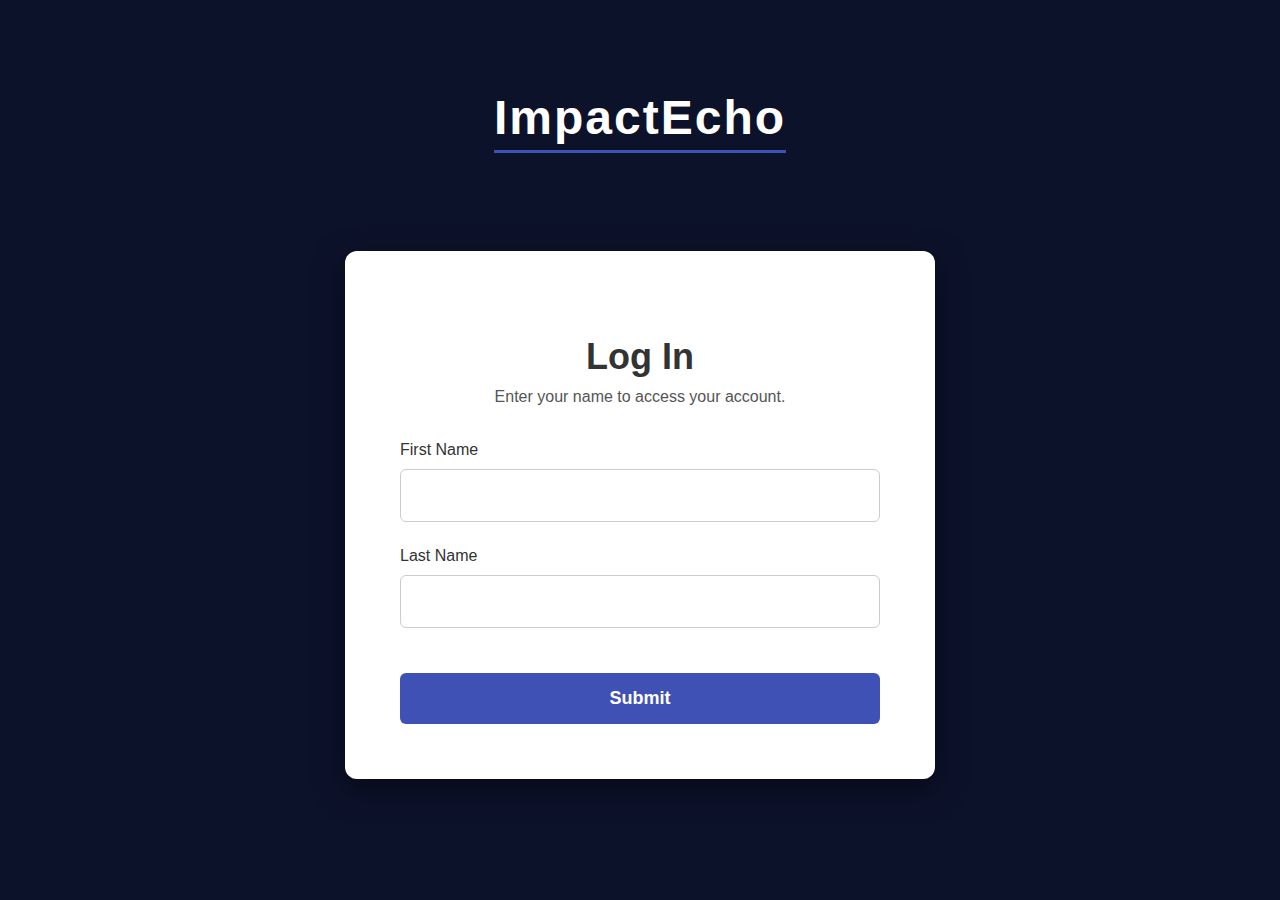
<file: index.html>
<!DOCTYPE html>
<html lang="en">
<head>
    <meta charset="UTF-8">
    <meta name="viewport" content="width=device-width, initial-scale=1.0">
    <title>ImpactEcho Login</title>
    <link rel="stylesheet" href="style.css">
</head>
<body>
    <div class="header">
        <span class="logo">ImpactEcho</span> 
    </div>
    
    <div class="form-container">
        <h2>Log In</h2>
        <p class="subtitle">Enter your name to access your account.</p>

        <form action="/login" method="POST">
            
            <div class="form-group">
                <label for="first_name">First Name</label>
                <input type="text" id="first_name" name="first_name" required>
            </div>
            
            <div class="form-group">
                <label for="last_name">Last Name</label>
                <input type="text" id="last_name" name="last_name" required>
            </div>

            <button type="submit" class="submit-button">Submit</button>
        </form>

        </div>
</body>
</html>
</file>
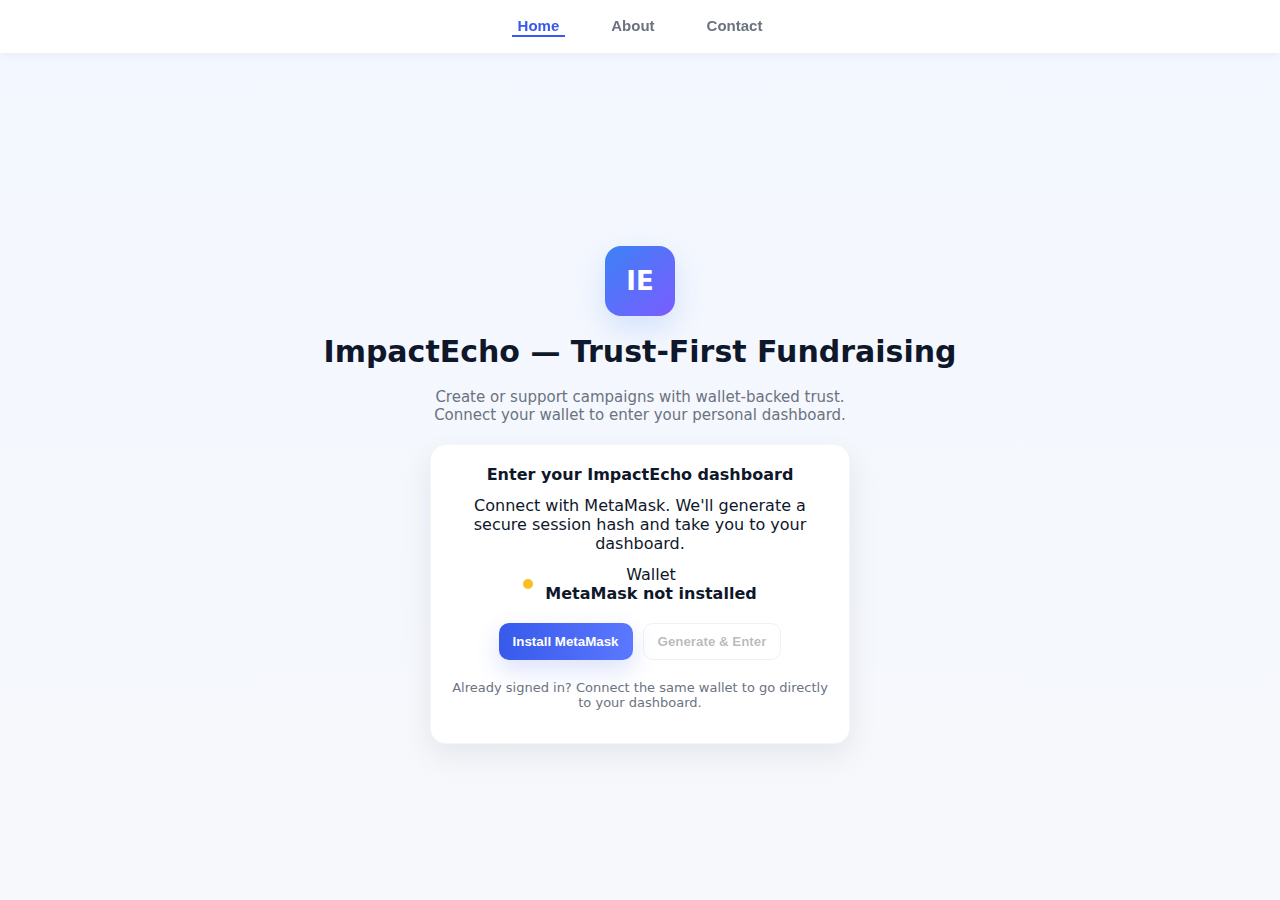
<file: templates/index.html>
<!doctype html>
<html lang="en">
<head>
<meta charset="utf-8" />
<meta name="viewport" content="width=device-width,initial-scale=1" />
<title>ImpactEcho — Trust-First Fundraising</title>
<link rel="icon" href="data:image/svg+xml,%3Csvg xmlns='http://www.w3.org/2000/svg' viewBox='0 0 100 100'%3E%3Ctext y='0.9em' font-size='90'%3E🔊%3C/text%3E%3C/svg%3E">
<style>
  :root{
    --bg: #f6f8fb;
    --card: #ffffff;
    --muted: #6b7280;
    --primary: #375aeb;
    --accent: #e9f0ff;
    --radius: 14px;
    --shadow: 0 10px 30px rgba(17,24,39,0.08);
  }
  *{box-sizing:border-box;}
  html,body{height:100%;margin:0;font-family:Inter,system-ui,Segoe UI,Roboto,-apple-system,Arial;}
  body{
    background: linear-gradient(180deg,#f3f7ff 0%,var(--bg) 100%);
    color:#0f172a;
    display:flex;
    flex-direction:column;
    align-items:center;
    justify-content:center;
    min-height:100vh;
    -webkit-font-smoothing:antialiased;
  }

  /* Navbar */
  nav{
    position:fixed;top:0;left:0;width:100%;
    background:var(--card);
    box-shadow:0 2px 10px rgba(0,0,0,0.05);
    display:flex;justify-content:center;gap:40px;
    padding:16px 0;z-index:50;
  }
  nav button{
    background:none;border:none;cursor:pointer;
    font-weight:700;font-size:15px;color:var(--muted);
    transition:color 0.2s, border-bottom 0.2s;
    border-bottom:2px solid transparent;
  }
  nav button.active{
    color:var(--primary);
    border-bottom:2px solid var(--primary);
  }

  /* Layout */
  main{
    margin-top:90px;
    width:100%;
    display:flex;
    justify-content:center;
    align-items:center;
  }

  .page{
    display:none;
    width:100%;
    max-width:1100px;
    margin:0 auto;
    padding:28px;
    flex-direction:column;
    align-items:center;
    justify-content:center;
    text-align:center;
    gap:20px;
    animation:fadeIn 0.4s ease;
  }
  .page.active{
    display:flex;
  }

  @keyframes fadeIn{
    from{opacity:0;transform:translateY(10px);}
    to{opacity:1;transform:translateY(0);}
  }

  h1{margin:0;font-size:30px;line-height:1.05;}
  p.lead{margin:0;color:var(--muted);font-size:15px;}

  /* Card */
  .card{
    width:420px;background:var(--card);border-radius:16px;padding:20px;box-shadow:var(--shadow);
    border:1px solid rgba(13,18,32,0.04);
    display:flex;flex-direction:column;gap:12px;
  }

  .title{font-weight:800;font-size:16px;}
  .wallet-info{display:flex;align-items:center;gap:12px;justify-content:center;}
  .dot{width:10px;height:10px;border-radius:50%;background:#F87171;}
  .addr{font-weight:700;}

  .cta{margin-top:8px;display:flex;gap:10px;justify-content:center;}
  .btn{
    border:0;padding:10px 14px;border-radius:10px;font-weight:800;cursor:pointer;
  }
  .btn.primary{background:linear-gradient(90deg,var(--primary),#5b78ff);color:white;box-shadow:0 10px 24px rgba(55,90,235,0.18);}
  .btn.ghost{background:transparent;border:1px solid rgba(13,18,32,0.06);}
  .footnote{font-size:13px;color:var(--muted);margin-top:8px;}

  @media(max-width:920px){
    .card{width:100%;}
  }
</style>
</head>
<body>

<!-- Navbar -->
<nav>
  <button id="tab-home" class="active">Home</button>
  <button id="tab-about">About</button>
  <button id="tab-contact">Contact</button>
</nav>

<main>
  <!-- HOME PAGE -->
  <section id="home" class="page active">
    <div class="logo" style="width:70px;height:70px;border-radius:16px;background:linear-gradient(135deg,#3b82f6,#7c5cff);display:flex;align-items:center;justify-content:center;color:white;font-weight:900;font-size:26px;box-shadow:0 12px 30px rgba(59,130,246,0.18)">IE</div>
    <h1>ImpactEcho — Trust-First Fundraising</h1>
    <p class="lead">Create or support campaigns with wallet-backed trust.<br>Connect your wallet to enter your personal dashboard.</p>

    <aside class="card" aria-label="Connect wallet">
      <div class="title">Enter your ImpactEcho dashboard</div>
      <div class="small-muted">Connect with MetaMask. We'll generate a secure session hash and take you to your dashboard.</div>

      <div class="wallet-info" role="status" aria-live="polite">
        <div class="dot" id="statusDot" title="connection status"></div>
        <div>
          <div class="small-muted">Wallet</div>
          <div id="walletAddr" class="addr">Not connected</div>
        </div>
      </div>

      <div class="cta">
        <button id="connectBtn" class="btn primary">Connect MetaMask</button>
        <button id="generateBtn" class="btn ghost" disabled>Generate & Enter</button>
      </div>

      <p class="footnote">Already signed in? Connect the same wallet to go directly to your dashboard.</p>
    </aside>
  </section>

  <!-- ABOUT PAGE -->
  <section id="about" class="page">
    <h1>About ImpactEcho</h1>
    <p class="lead">ImpactEcho is a decentralized, trust-driven fundraising platform.<br>
      We verify fundraisers via blockchain-linked identities and track every donation transparently.<br><br>
      Unlike traditional crowdfunding, our focus is on <strong>who is fundraising</strong>, not just who receives funds.
      Each donor and fundraiser interaction is secured via cryptographic session hashes to ensure accountability and traceability.</p>
  </section>

  <!-- CONTACT PAGE -->
  <section id="contact" class="page">
    <h1>Contact Us</h1>
    <p class="lead">Have a question or partnership idea?<br>Reach out to us:</p>
    <p><strong>Email:</strong> hello@impactecho.org<br>
       <strong>Twitter:</strong> @ImpactEcho<br>
       <strong>Location:</strong> Bengaluru, India</p>
  </section>
</main>

<script>
/* ---- TAB SWITCHING ---- */
const tabs = {
  home: document.getElementById('home'),
  about: document.getElementById('about'),
  contact: document.getElementById('contact')
};
const navButtons = {
  home: document.getElementById('tab-home'),
  about: document.getElementById('tab-about'),
  contact: document.getElementById('tab-contact')
};
Object.keys(navButtons).forEach(tab=>{
  navButtons[tab].addEventListener('click',()=>{
    Object.keys(tabs).forEach(t=>{
      tabs[t].classList.remove('active');
      navButtons[t].classList.remove('active');
    });
    tabs[tab].classList.add('active');
    navButtons[tab].classList.add('active');
  });
});

/* ---- MetaMask + Hash Logic ---- */
function shortAddr(addr){return addr?addr.slice(0,6)+'…'+addr.slice(-4):'Not connected';}
function toHex(buffer){return Array.from(new Uint8Array(buffer)).map(b=>b.toString(16).padStart(2,'0')).join('');}
async function sha256Hex(str){const data=new TextEncoder().encode(str);const hash=await crypto.subtle.digest('SHA-256',data);return toHex(hash);}

const connectBtn=document.getElementById('connectBtn');
const generateBtn=document.getElementById('generateBtn');
const walletAddrEl=document.getElementById('walletAddr');
const statusDot=document.getElementById('statusDot');

let currentAccount=null;

async function metamaskAvailable(){return Boolean(window.ethereum && window.ethereum.isMetaMask);}
async function connectWallet(){
  if(!await metamaskAvailable()){
    if(confirm('MetaMask not detected. Install MetaMask?')) window.open('https://metamask.io/download.html','_blank');
    return;
  }
  try{
    const accts=await window.ethereum.request({method:'eth_requestAccounts'});
    handleAccountsChanged(accts);
  }catch(e){alert('Failed to connect: '+(e.message||e));}
}
function handleAccountsChanged(accounts){
  if(!accounts||!accounts.length){
    currentAccount=null;
    walletAddrEl.textContent='Not connected';
    statusDot.style.background='#F87171';
    generateBtn.disabled=true;
  }else{
    currentAccount=accounts[0];
    walletAddrEl.textContent=shortAddr(currentAccount);
    statusDot.style.background='#34D399';
    generateBtn.disabled=false;
  }
}
if(window.ethereum){
  window.ethereum.on?.('accountsChanged',handleAccountsChanged);
  window.ethereum.on?.('chainChanged',()=>location.reload());
}

async function generateSessionHash(){
  if(!currentAccount){alert('Connect MetaMask first.');return;}
  const ts=new Date().toISOString();
  const nonce=crypto.getRandomValues(new Uint32Array(3)).join('-');
  const payload=`${currentAccount}|${ts}|${nonce}`;
  const hash=await sha256Hex(payload);
  return {hash,address:currentAccount,timestamp:ts,nonce};
}

generateBtn.addEventListener('click', async () => {
  if(!currentAccount) return alert('Connect MetaMask first.');
  generateBtn.disabled=true;
  generateBtn.textContent='Generating…';
  try{
    const obj = await generateSessionHash();
    const res = await fetch('/api/store-hash', {
      method:'POST',
      headers:{'Content-Type':'application/json'},
      body:JSON.stringify(obj)
    });
    if(!res.ok) throw new Error('Failed to store hash');
    location.href = `/dashboard.html?hash=${encodeURIComponent(obj.hash)}`;
  }catch(e){
    alert('Failed: '+(e.message||e));
  }finally{
    generateBtn.disabled=false;
    generateBtn.textContent='Generate & Enter';
  }
});

connectBtn.addEventListener('click',connectWallet);

(async function init(){
  if(await metamaskAvailable()){
    try{
      const accts=await window.ethereum.request({method:'eth_accounts'});
      if(accts?.length) handleAccountsChanged(accts);
    }catch{}
  }else{
    statusDot.style.background='#FBBF24';
    walletAddrEl.textContent='MetaMask not installed';
    connectBtn.textContent='Install MetaMask';
    connectBtn.addEventListener('click',()=>window.open('https://metamask.io/download.html','_blank'));
  }
})();
</script>
</body>
</html>
</file>
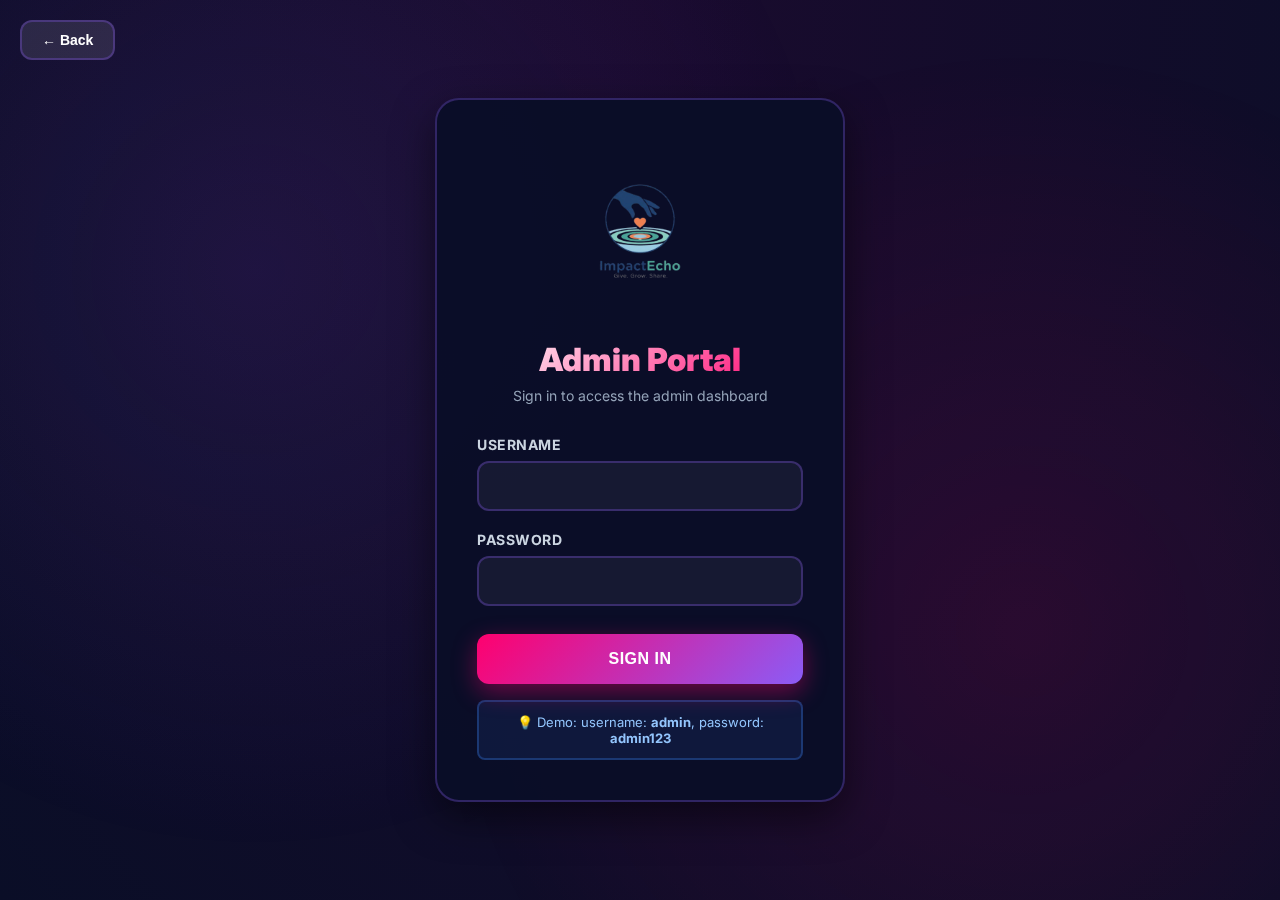
<file: templates/admin_login.html>
<!doctype html>
<html lang="en">
<head>
  <meta charset="utf-8" />
  <meta name="viewport" content="width=device-width,initial-scale=1" />
  <title>ImpactEcho — Admin Login</title>
  <link href="https://fonts.googleapis.com/css2?family=Inter:wght@300;400;600;800&display=swap" rel="stylesheet">
  <style>
    :root{
      --bg-dark:#0a0e27;
      --bg-purple:#1a0b2e;
      --neon-pink:#ff006e;
      --neon-blue:#00d4ff;
      --neon-purple:#8b5cf6;
      --radius:24px;
    }
    *{margin:0;padding:0;box-sizing:border-box;}
    body{
      font-family:"Inter",sans-serif;
      min-height:100vh;
      display:flex;
      align-items:center;
      justify-content:center;
      background:radial-gradient(ellipse at top,var(--bg-purple) 0%,var(--bg-dark) 100%);
      background-attachment:fixed;
      color:#ffffff;
      position:relative;
    }
    body::before{
      content:'';
      position:fixed;
      top:0;left:0;width:100%;height:100%;
      background:radial-gradient(circle at 20% 30%,rgba(139,92,246,0.12) 0%,transparent 50%),
                 radial-gradient(circle at 80% 70%,rgba(255,0,110,0.12) 0%,transparent 50%);
      pointer-events:none;
      z-index:0;
      opacity:0.9;
    }
    .container{
      position:relative;
      z-index:1;
      width:100%;
      max-width:450px;
      padding:20px;
      animation:fadeIn 0.8s ease;
    }
    @keyframes fadeIn{
      from{opacity:0;transform:translateY(20px);}
      to{opacity:1;transform:translateY(0);}
    }
    .back-btn{
      position:absolute;
      top:20px;
      left:20px;
      background:rgba(255,255,255,0.1);
      border:2px solid rgba(139,92,246,0.3);
      border-radius:12px;
      padding:10px 20px;
      color:white;
      font-size:14px;
      font-weight:600;
      cursor:pointer;
      transition:all 0.2s ease;
      z-index:100;
    }
    .back-btn:hover{
      background:rgba(139,92,246,0.2);
      transform:translateX(-4px);
    }
    .card{
      background:rgba(10,14,39,0.95);
      border-radius:var(--radius);
      padding:40px;
      border:2px solid rgba(139,92,246,0.3);
      box-shadow:0 15px 40px rgba(0,0,0,0.5);
    }
    .logo{
      font-size:48px;
      text-align:center;
      margin-bottom:16px;
    }
    h1{
      font-size:32px;
      font-weight:900;
      margin-bottom:8px;
      text-align:center;
      background:linear-gradient(135deg,#ffffff 0%,var(--neon-pink) 100%);
      -webkit-background-clip:text;
      -webkit-text-fill-color:transparent;
      background-clip:text;
    }
    .subtitle{
      text-align:center;
      color:#94a3b8;
      margin-bottom:32px;
      font-size:14px;
    }
    label{
      display:block;
      font-size:14px;
      font-weight:700;
      color:#cbd5e1;
      margin-bottom:8px;
      text-transform:uppercase;
      letter-spacing:0.5px;
    }
    input{
      width:100%;
      padding:14px 18px;
      border-radius:12px;
      border:2px solid rgba(139,92,246,0.3);
      background:rgba(255,255,255,0.05);
      color:white;
      font-size:16px;
      margin-bottom:20px;
      transition:all 0.2s ease;
    }
    input:focus{
      outline:none;
      border-color:var(--neon-purple);
      background:rgba(255,255,255,0.08);
      box-shadow:0 0 20px rgba(139,92,246,0.3);
    }
    .btn{
      width:100%;
      background:linear-gradient(135deg,var(--neon-pink) 0%,var(--neon-purple) 100%);
      color:white;
      border:none;
      border-radius:12px;
      padding:16px;
      font-size:16px;
      font-weight:700;
      cursor:pointer;
      transition:all 0.2s ease;
      text-transform:uppercase;
      letter-spacing:0.5px;
      box-shadow:0 8px 25px rgba(255,0,110,0.4);
      margin-top:8px;
    }
    .btn:hover{
      transform:translateY(-2px);
      box-shadow:0 12px 35px rgba(255,0,110,0.6);
    }
    .btn:active{
      transform:translateY(0);
    }
    .btn:disabled{
      opacity:0.5;
      cursor:not-allowed;
      transform:none;
    }
    .error{
      background:rgba(239,68,68,0.1);
      border:2px solid rgba(239,68,68,0.3);
      color:#fca5a5;
      padding:12px;
      border-radius:8px;
      margin-top:16px;
      font-size:14px;
      display:none;
    }
    .error.show{
      display:block;
      animation:shake 0.4s ease;
    }
    @keyframes shake{
      0%,100%{transform:translateX(0);}
      25%{transform:translateX(-10px);}
      75%{transform:translateX(10px);}
    }
    .credentials-hint{
      background:rgba(59,130,246,0.1);
      border:2px solid rgba(59,130,246,0.3);
      color:#93c5fd;
      padding:12px;
      border-radius:8px;
      margin-top:16px;
      font-size:13px;
      text-align:center;
    }
  </style>
</head>
<body>
  <button class="back-btn" onclick="window.location.href='/'">← Back</button>
  
  <div class="container">
    <div class="card">
      <img src="/static/logo.png" alt="ImpactEcho Logo" style="width:180px;height:180px;object-fit:contain;margin:0 auto 20px;display:block;">
      <h1>Admin Portal</h1>
      <p class="subtitle">Sign in to access the admin dashboard</p>
      
      <form id="loginForm">
        <label for="username">Username</label>
        <input type="text" id="username" name="username" required autocomplete="username" />
        
        <label for="password">Password</label>
        <input type="password" id="password" name="password" required autocomplete="current-password" />
        
        <button type="submit" class="btn" id="loginBtn">Sign In</button>
      </form>
      
      <div class="error" id="errorMsg"></div>
      
      <div class="credentials-hint">
        💡 Demo: username: <strong>admin</strong>, password: <strong>admin123</strong>
      </div>
    </div>
  </div>

  <script>
    const form = document.getElementById('loginForm');
    const loginBtn = document.getElementById('loginBtn');
    const errorMsg = document.getElementById('errorMsg');

    form.addEventListener('submit', async (e) => {
      e.preventDefault();
      
      const username = document.getElementById('username').value;
      const password = document.getElementById('password').value;
      
      // Disable button
      loginBtn.disabled = true;
      loginBtn.textContent = 'Signing in...';
      errorMsg.classList.remove('show');
      
      try {
        const response = await fetch('/admin-auth', {
          method: 'POST',
          headers: { 'Content-Type': 'application/json' },
          body: JSON.stringify({ username, password })
        });
        
        const data = await response.json();
        
        if (data.success) {
          loginBtn.textContent = '✓ Success!';
          setTimeout(() => {
            window.location.href = data.redirect;
          }, 500);
        } else {
          errorMsg.textContent = data.error || 'Invalid credentials';
          errorMsg.classList.add('show');
          loginBtn.disabled = false;
          loginBtn.textContent = 'Sign In';
        }
      } catch (error) {
        errorMsg.textContent = 'Connection error. Please try again.';
        errorMsg.classList.add('show');
        loginBtn.disabled = false;
        loginBtn.textContent = 'Sign In';
      }
    });
  </script>
</body>
</html>
</file>
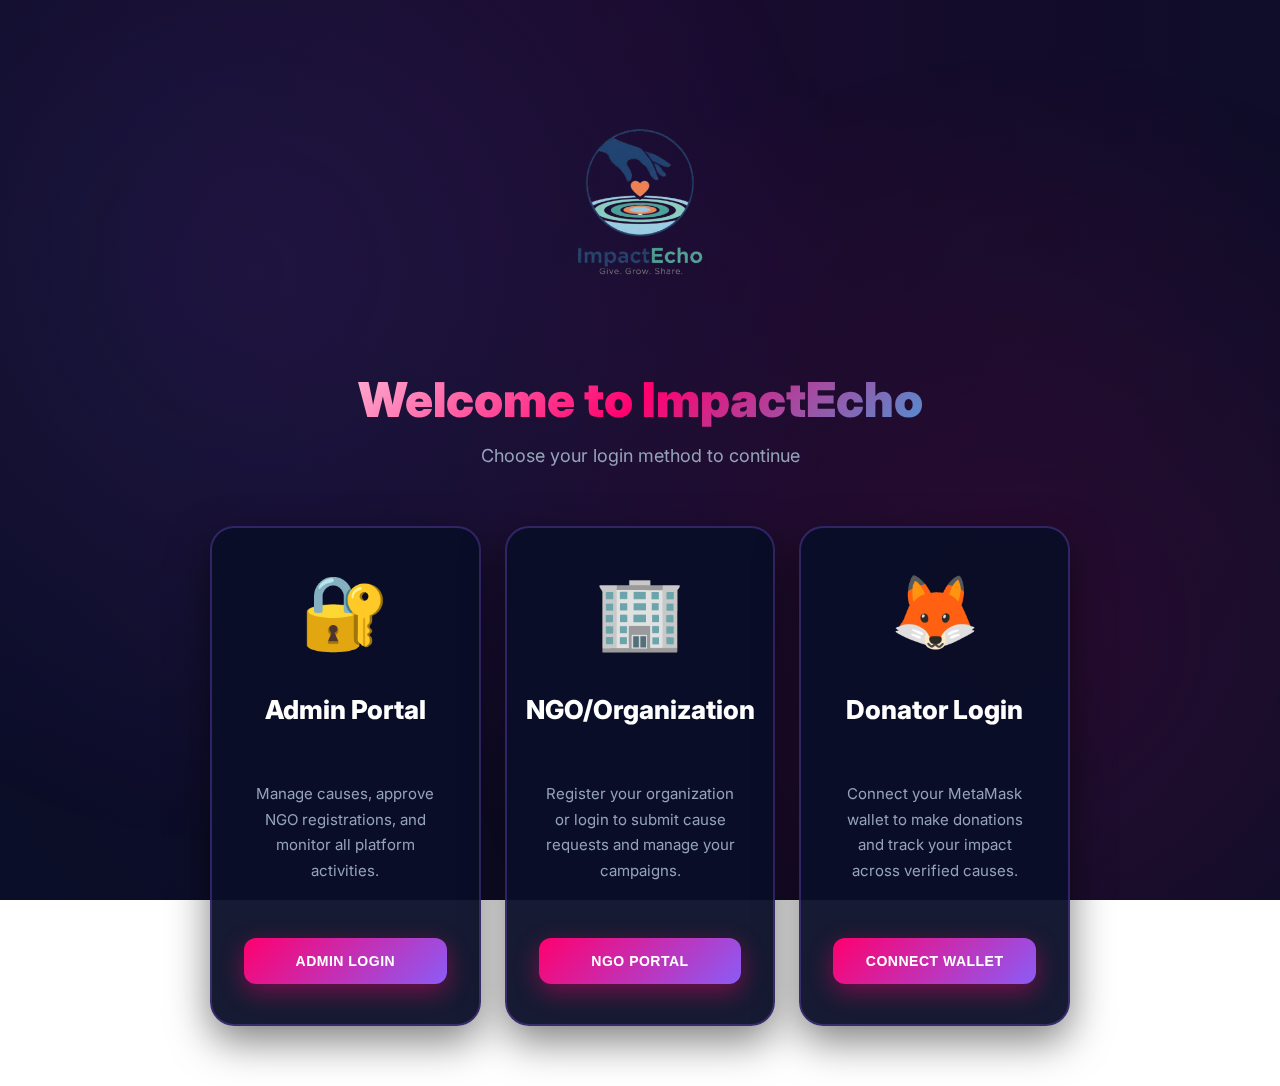
<file: templates/login.html>
<!doctype html>
<html lang="en">
<head>
  <meta charset="utf-8" />
  <meta name="viewport" content="width=device-width,initial-scale=1" />
  <title>ImpactEcho — Login</title>
  <link href="https://fonts.googleapis.com/css2?family=Inter:wght@300;400;600;800&display=swap" rel="stylesheet">
  <style>
    :root{
      --bg-dark:#0a0e27;
      --bg-purple:#1a0b2e;
      --neon-pink:#ff006e;
      --neon-blue:#00d4ff;
      --neon-purple:#8b5cf6;
      --neon-green:#00ff87;
      --radius:24px;
    }
    *{margin:0;padding:0;box-sizing:border-box;}
    body{
      font-family:"Inter",sans-serif;
      min-height:100vh;
      display:flex;
      align-items:center;
      justify-content:center;
      background:radial-gradient(ellipse at top,var(--bg-purple) 0%,var(--bg-dark) 100%);
      background-attachment:fixed;
      color:#ffffff;
      overflow-y:auto;
      position:relative;
      padding:40px 20px;
    }
    body::before{
      content:'';
      position:fixed;
      top:0;left:0;width:100%;height:100%;
      background:radial-gradient(circle at 20% 30%,rgba(139,92,246,0.12) 0%,transparent 50%),
                 radial-gradient(circle at 80% 70%,rgba(255,0,110,0.12) 0%,transparent 50%);
      pointer-events:none;
      z-index:0;
      opacity:0.9;
    }
    .container{
      position:relative;
      z-index:1;
      text-align:center;
      max-width:900px;
      width:100%;
      padding:20px;
      animation:fadeIn 0.8s ease;
    }
    @keyframes fadeIn{
      from{opacity:0;transform:translateY(20px);}
      to{opacity:1;transform:translateY(0);}
    }
    .logo{
      font-size:64px;
      margin-bottom:20px;
      animation:bounce 1s ease;
    }
    @keyframes bounce{
      0%,100%{transform:scale(1);}
      50%{transform:scale(1.1);}
    }
    h1{
      font-size:48px;
      font-weight:900;
      margin-bottom:16px;
      background:linear-gradient(135deg,#ffffff 0%,var(--neon-pink) 50%,var(--neon-blue) 100%);
      -webkit-background-clip:text;
      -webkit-text-fill-color:transparent;
      background-clip:text;
    }
    .subtitle{
      font-size:18px;
      color:#94a3b8;
      margin-bottom:60px;
    }
    .options{
      display:flex;
      gap:24px;
      max-width:1200px;
      margin:0 auto;
      justify-content:center;
      align-items:stretch;
    }
    .option-card{
      background:rgba(10,14,39,0.95);
      border-radius:var(--radius);
      padding:40px 32px;
      border:2px solid rgba(139,92,246,0.3);
      box-shadow:0 15px 40px rgba(0,0,0,0.5);
      cursor:pointer;
      transition:all 0.3s cubic-bezier(0.4,0,0.2,1);
      position:relative;
      overflow:hidden;
      flex:1;
      max-width:320px;
      min-height:500px;
      display:flex;
      flex-direction:column;
      text-align:center;
    }
    .option-card::before{
      content:'';
      position:absolute;
      inset:-2px;
      background:linear-gradient(135deg,var(--neon-pink),var(--neon-purple),var(--neon-blue));
      border-radius:var(--radius);
      z-index:-1;
      opacity:0;
      transition:opacity 0.3s ease;
    }
    .option-card:hover{
      transform:translateY(-8px);
      box-shadow:0 25px 60px rgba(0,0,0,0.6);
      border-color:rgba(139,92,246,0.6);
    }
    .option-card:hover::before{
      opacity:0.4;
    }
    .option-icon{
      font-size:72px;
      margin-bottom:24px;
      height:85px;
      display:flex;
      align-items:center;
      justify-content:center;
    }
    .option-card h2{
      font-size:26px;
      font-weight:800;
      margin-bottom:16px;
      color:#ffffff;
      min-height:65px;
      display:flex;
      align-items:center;
      justify-content:center;
    }
    .option-card p{
      font-size:15px;
      color:#94a3b8;
      line-height:1.7;
      margin-bottom:32px;
      min-height:105px;
      flex-grow:1;
      display:flex;
      align-items:center;
      justify-content:center;
    }
    .btn{
      background:linear-gradient(135deg,var(--neon-pink) 0%,var(--neon-purple) 100%);
      color:white;
      border:none;
      border-radius:12px;
      padding:15px 32px;
      font-size:14px;
      font-weight:700;
      cursor:pointer;
      transition:all 0.2s ease;
      text-transform:uppercase;
      letter-spacing:0.5px;
      box-shadow:0 8px 25px rgba(255,0,110,0.4);
      width:100%;
      margin-top:auto;
    }
    .btn:hover{
      transform:translateY(-2px);
      box-shadow:0 12px 35px rgba(255,0,110,0.6);
    }
    .btn:active{
      transform:translateY(0);
    }
    
    /* Responsive Design */
    @media(max-width:1024px){
      .options{
        max-width:900px;
      }
      .option-card{
        max-width:280px;
      }
    }
    
    @media(max-width:768px){
      body{
        padding:20px 15px;
      }
      .container{
        padding:10px;
      }
      h1{
        font-size:36px;
      }
      .subtitle{
        font-size:16px;
        margin-bottom:40px;
      }
      .options{
        flex-direction:column;
        align-items:center;
        gap:20px;
      }
      .option-card{
        width:100%;
        max-width:400px;
        min-height:auto;
        padding:32px 24px;
      }
      .option-icon{
        font-size:60px;
        height:70px;
      }
      .option-card h2{
        font-size:24px;
        min-height:auto;
      }
      .option-card p{
        font-size:14px;
        min-height:auto;
      }
    }
    
    @media(max-width:480px){
      body{
        padding:15px 10px;
      }
      h1{
        font-size:28px;
      }
      .subtitle{
        font-size:14px;
      }
      .option-card{
        padding:24px 20px;
      }
      .option-icon{
        font-size:48px;
        height:60px;
        margin-bottom:16px;
      }
      .option-card h2{
        font-size:20px;
        margin-bottom:12px;
      }
      .option-card p{
        font-size:13px;
        margin-bottom:20px;
      }
      .btn{
        padding:12px 24px;
        font-size:13px;
      }
    }
  </style>
</head>
<body>
  <div class="container">
    <img src="/static/logo.png" alt="ImpactEcho Logo" style="width:280px;height:280px;object-fit:contain;margin:0 auto 30px;display:block;animation:bounce 1s ease;">
    <h1>Welcome to ImpactEcho</h1>
    <p class="subtitle">Choose your login method to continue</p>
    
    <div class="options">
      <div class="option-card" onclick="window.location.href='/admin-login'">
        <div class="option-icon">🔐</div>
        <h2>Admin Portal</h2>
        <p>Manage causes, approve NGO registrations, and monitor all platform activities.</p>
        <button class="btn">Admin Login</button>
      </div>
      
      <div class="option-card" onclick="window.location.href='/ngo-login'">
        <div class="option-icon">🏢</div>
        <h2>NGO/Organization</h2>
        <p>Register your organization or login to submit cause requests and manage your campaigns.</p>
        <button class="btn">NGO Portal</button>
      </div>
      
      <div class="option-card" onclick="window.location.href='/donator-login'">
        <div class="option-icon">🦊</div>
        <h2>Donator Login</h2>
        <p>Connect your MetaMask wallet to make donations and track your impact across verified causes.</p>
        <button class="btn">Connect Wallet</button>
      </div>
    </div>
  </div>
</body>
</html>
</file>
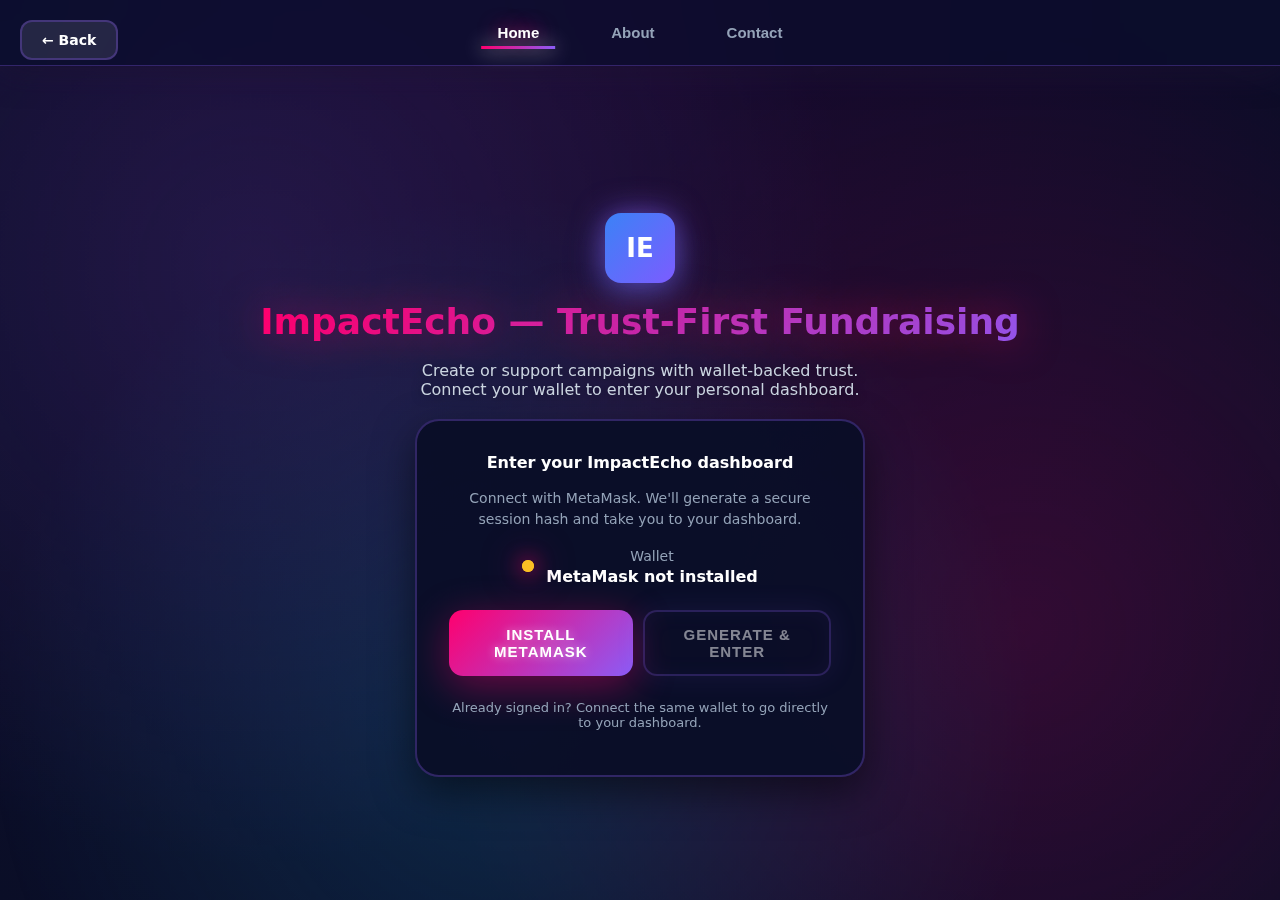
<file: templates/metamask_connect.html>
<!doctype html>
<html lang="en">
<head>
<meta charset="utf-8" />
<meta name="viewport" content="width=device-width,initial-scale=1" />
<title>ImpactEcho — Connect Wallet</title>
<link rel="icon" href="data:image/svg+xml,%3Csvg xmlns='http://www.w3.org/2000/svg' viewBox='0 0 100 100'%3E%3Ctext y='0.9em' font-size='90'%3E🔊%3C/text%3E%3C/svg%3E">
<style>
  :root{
    --bg-dark: #0a0e27;
    --bg-purple: #1a0b2e;
    --neon-pink: #ff006e;
    --neon-blue: #00d4ff;
    --neon-purple: #8b5cf6;
    --neon-green: #00ff87;
    --neon-orange: #ff6b35;
    --neon-yellow: #ffd23f;
    --card: rgba(255,255,255,0.05);
    --muted: #94a3b8;
    --radius: 20px;
    --shadow: 0 20px 60px rgba(0,0,0,0.5);
  }
  *{box-sizing:border-box;}
  html{scroll-behavior:smooth;}
  html,body{height:100%;margin:0;font-family:Inter,system-ui,Segoe UI,Roboto,-apple-system,Arial;}
  body{
    background: radial-gradient(ellipse at top, #1a0b2e 0%, #0a0e27 100%);
    background-attachment: fixed;
    color:#ffffff;
    display:flex;
    flex-direction:column;
    align-items:center;
    justify-content:center;
    min-height:100vh;
    -webkit-font-smoothing:antialiased;
    overflow-x:hidden;
    position:relative;
  }

  /* Animated Gradient Background */
  body::before{
    content:'';
    position:fixed;
    top:0;left:0;
    width:100%;height:100%;
    background:
      radial-gradient(circle at 20% 30%, rgba(139, 92, 246, 0.15) 0%, transparent 50%),
      radial-gradient(circle at 80% 70%, rgba(255, 0, 110, 0.15) 0%, transparent 50%),
      radial-gradient(circle at 40% 80%, rgba(0, 212, 255, 0.15) 0%, transparent 50%);
    animation:colorShift 15s ease-in-out infinite;
    pointer-events:none;
    z-index:0;
    will-change:transform;
  }

  @keyframes colorShift{
    0%, 100%{transform:translate3d(0,0,0) scale(1); opacity:0.8;}
    33%{transform:translate3d(30px,-30px,0) scale(1.1); opacity:1;}
    66%{transform:translate3d(-20px,20px,0) scale(0.9); opacity:0.9;}
  }

  /* Optimized Particles - Removed for better performance */

  /* Back Button */
  .back-btn{
    position:fixed;
    top:20px;
    left:20px;
    background:rgba(255,255,255,0.1);
    border:2px solid rgba(139,92,246,0.3);
    border-radius:12px;
    padding:10px 20px;
    color:white;
    font-size:14px;
    font-weight:600;
    cursor:pointer;
    transition:all 0.2s ease;
    z-index:2000;
    text-decoration:none;
    display:inline-block;
  }
  .back-btn:hover{
    background:rgba(139,92,246,0.2);
    transform:translateX(-4px);
  }

  /* Navbar with Neon Glassmorphism */
  nav{
    position:fixed;top:0;left:0;width:100%;
    background:rgba(10,14,39,0.8);
    backdrop-filter:blur(20px) saturate(180%);
    -webkit-backdrop-filter:blur(20px) saturate(180%);
    box-shadow:0 8px 32px rgba(0,0,0,0.4), 0 0 40px rgba(139,92,246,0.2);
    border-bottom:1px solid rgba(139,92,246,0.3);
    display:flex;justify-content:center;gap:40px;
    padding:16px 0;z-index:50;
    animation:slideDown 0.6s ease, glowPulse 3s ease-in-out infinite;
    will-change:transform;
  }

  @keyframes slideDown{
    from{transform:translateY(-100%);opacity:0;}
    to{transform:translateY(0);opacity:1;}
  }

  /* Removed glowPulse for performance */

  nav button{
    background:none;border:none;cursor:pointer;
    font-weight:700;font-size:15px;color:#94a3b8;
    transition:all 0.3s cubic-bezier(0.4, 0, 0.2, 1);
    position:relative;
    padding:8px 16px;
    text-shadow:0 0 10px rgba(255,255,255,0);
  }

  nav button::before{
    content:'';
    position:absolute;
    inset:0;
    border-radius:12px;
    padding:2px;
    background:linear-gradient(135deg, var(--neon-pink), var(--neon-purple), var(--neon-blue));
    -webkit-mask: linear-gradient(#fff 0 0) content-box, linear-gradient(#fff 0 0);
    -webkit-mask-composite: xor;
    mask-composite: exclude;
    opacity:0;
    transition:opacity 0.3s ease;
  }

  nav button::after{
    content:'';
    position:absolute;
    bottom:0;left:50%;
    width:0;height:3px;
    background:linear-gradient(90deg, var(--neon-pink), var(--neon-purple), var(--neon-blue));
    transition:all 0.4s cubic-bezier(0.4, 0, 0.2, 1);
    transform:translateX(-50%);
    box-shadow:0 0 20px currentColor;
  }

  nav button:hover{
    color:#ffffff;
    transform:translateY(-3px) scale(1.05);
    text-shadow:0 0 20px rgba(139,92,246,0.8);
  }

  nav button:hover::before{
    opacity:1;
  }

  nav button:hover::after{
    width:100%;
  }

  nav button.active{
    color:#ffffff;
    text-shadow:0 0 20px rgba(255,0,110,0.8);
  }

  nav button.active::after{
    width:100%;
    background:linear-gradient(90deg, var(--neon-pink), var(--neon-purple));
  }

  /* Layout */
  main{
    margin-top:90px;
    width:100%;
    display:flex;
    justify-content:center;
    align-items:center;
    position:relative;
    z-index:1;
  }

  .page{
    display:none;
    width:100%;
    max-width:1100px;
    margin:0 auto;
    padding:28px;
    flex-direction:column;
    align-items:center;
    justify-content:center;
    text-align:center;
    gap:20px;
  }
  .page.active{
    display:flex;
    animation:fadeInUp 0.6s cubic-bezier(0.4, 0, 0.2, 1);
  }

  @keyframes fadeInUp{
    from{opacity:0;transform:translateY(30px) scale(0.95);}
    to{opacity:1;transform:translateY(0) scale(1);}
  }

  h1{
    margin:0;
    font-size:36px;
    line-height:1.05;
    background:linear-gradient(135deg, var(--neon-pink) 0%, var(--neon-purple) 50%, var(--neon-blue) 100%);
    -webkit-background-clip:text;
    -webkit-text-fill-color:transparent;
    background-clip:text;
    background-size:200% 200%;
    animation:fadeInUp 0.8s ease 0.2s both, rainbowShift 5s ease infinite;
    text-shadow:0 0 40px rgba(255,0,110,0.5);
    font-weight:900;
  }

  @keyframes rainbowShift{
    0%{background-position:0% 50%;}
    50%{background-position:100% 50%;}
    100%{background-position:0% 50%;}
  }
  
  p.lead{
    margin:0;
    color:#cbd5e1;
    font-size:16px;
    animation:fadeInUp 0.8s ease 0.3s both;
    text-shadow:0 2px 10px rgba(0,0,0,0.5);
  }

  /* Logo Animation - Optimized */
  .logo{
    animation:logoFloat 0.6s ease 0.1s both !important;
    filter:drop-shadow(0 0 15px rgba(139,92,246,0.6));
  }

  @keyframes logoFloat{
    from{opacity:0;transform:translate3d(0,-20px,0) scale(0.8);}
    to{opacity:1;transform:translate3d(0,0,0) scale(1);}
  }

  /* Card - Ultra Optimized */
  .card{
    width:450px;
    background:rgba(10,14,39,0.95);
    border-radius:24px;
    padding:32px;
    box-shadow:0 15px 40px rgba(0,0,0,0.5);
    border:2px solid rgba(139,92,246,0.3);
    display:flex;
    flex-direction:column;
    gap:16px;
    transition:transform 0.25s cubic-bezier(0.4, 0, 0.2, 1);
    animation:fadeInUp 0.6s ease 0.3s both;
    position:relative;
    overflow:hidden;
  }

  .card::before{
    content:'';
    position:absolute;
    inset:-2px;
    background:linear-gradient(135deg, var(--neon-pink), var(--neon-purple), var(--neon-blue));
    border-radius:24px;
    z-index:-1;
    opacity:0;
    transition:opacity 0.3s ease;
  }

  .card:hover{
    transform:translate3d(0,-6px,0);
    box-shadow:0 20px 50px rgba(0,0,0,0.6);
  }

  .card:hover::before{
    opacity:0.4;
  }

  .title{
    font-weight:800;
    font-size:16px;
    position:relative;
    z-index:1;
  }

  .wallet-info{
    display:flex;
    align-items:center;
    gap:12px;
    justify-content:center;
    position:relative;
    z-index:1;
  }

  .dot{
    width:12px;
    height:12px;
    border-radius:50%;
    background:linear-gradient(135deg, var(--neon-pink), var(--neon-orange));
    position:relative;
    transition:all 0.3s ease;
    box-shadow:0 0 20px var(--neon-pink), 0 0 40px var(--neon-pink);
    animation:dotPulse 2s ease-in-out infinite;
  }

  @keyframes dotPulse{
    0%, 100%{
      background:linear-gradient(135deg, var(--neon-pink), var(--neon-orange));
      box-shadow:0 0 20px var(--neon-pink), 0 0 40px var(--neon-pink);
    }
    50%{
      background:linear-gradient(135deg, var(--neon-green), var(--neon-blue));
      box-shadow:0 0 20px var(--neon-green), 0 0 40px var(--neon-green);
    }
  }

  .dot::after{
    content:'';
    position:absolute;
    top:50%;left:50%;
    width:100%;height:100%;
    border-radius:50%;
    background:inherit;
    transform:translate(-50%,-50%);
    animation:neonPing 2s cubic-bezier(0, 0, 0.2, 1) infinite;
  }

  @keyframes neonPing{
    0%{
      transform:translate(-50%,-50%) scale(1);
      opacity:1;
    }
    75%, 100%{
      transform:translate(-50%,-50%) scale(3);
      opacity:0;
    }
  }

  .addr{font-weight:700;}

  .cta{
    margin-top:8px;
    display:flex;
    gap:10px;
    justify-content:center;
    position:relative;
    z-index:1;
  }

  .btn{
    border:0;
    padding:14px 28px;
    border-radius:14px;
    font-weight:800;
    cursor:pointer;
    transition:all 0.3s cubic-bezier(0.4, 0, 0.2, 1);
    position:relative;
    overflow:hidden;
    font-size:15px;
    text-transform:uppercase;
    letter-spacing:1px;
    will-change:transform;
  }

  .btn::before{
    content:'';
    position:absolute;
    top:50%;left:50%;
    width:0;height:0;
    border-radius:50%;
    background:rgba(255,255,255,0.3);
    transform:translate(-50%,-50%);
    transition:width 0.5s ease, height 0.5s ease;
  }

  .btn:hover::before{
    width:400px;
    height:400px;
  }

  .btn.primary{
    background:linear-gradient(135deg, var(--neon-pink) 0%, var(--neon-purple) 100%);
    color:white;
    box-shadow:0 10px 40px rgba(255,0,110,0.4);
    text-shadow:0 0 10px rgba(255,255,255,0.5);
  }

  .btn.primary:hover{
    transform:translate3d(0,-3px,0) scale(1.03);
    box-shadow:0 10px 30px rgba(255,0,110,0.5);
  }

  .btn.primary:active{
    transform:translate3d(0,-2px,0) scale(1.02);
  }

  .btn.ghost{
    background:rgba(10,14,39,0.6);
    border:2px solid rgba(139,92,246,0.5);
    backdrop-filter:blur(10px);
    color:#ffffff;
    box-shadow:0 0 30px rgba(139,92,246,0.2), inset 0 0 20px rgba(139,92,246,0.1);
  }

  .btn.ghost:hover{
    background:rgba(139,92,246,0.2);
    border-color:var(--neon-purple);
    transform:translateY(-4px) scale(1.05);
    box-shadow:0 10px 40px rgba(139,92,246,0.4), 0 0 60px rgba(139,92,246,0.3);
    text-shadow:0 0 10px rgba(255,255,255,0.8);
  }

  .btn:disabled{
    opacity:0.5;
    cursor:not-allowed;
    transform:none !important;
    animation:none;
  }

  .footnote{
    font-size:13px;
    color:var(--muted);
    margin-top:8px;
    position:relative;
    z-index:1;
  }

  /* Enhanced Typography */
  .small-muted{
    color:var(--muted);
    font-size:14px;
    line-height:1.5;
  }

  /* Page-specific animations */
  #about, #contact{
    max-width:800px;
  }

  #about p.lead, #contact p.lead{
    text-align:left;
    line-height:1.8;
  }

  #contact p{
    font-size:16px;
    line-height:2;
    animation:fadeInUp 0.8s ease 0.4s both;
  }

  @media(max-width:920px){
    .card{width:100%;}
    h1{font-size:24px;}
  }

  /* Loading State */
  @keyframes shimmer{
    0%{background-position:-1000px 0;}
    100%{background-position:1000px 0;}
  }
</style>
</head>
<body>
  <a href="/" class="back-btn">← Back</a>

<!-- Navbar -->
<nav>
  <button id="tab-home" class="active">Home</button>
  <button id="tab-about">About</button>
  <button id="tab-contact">Contact</button>
</nav>

<main>
  <!-- HOME PAGE -->
  <section id="home" class="page active">
    <div class="logo" style="width:70px;height:70px;border-radius:16px;background:linear-gradient(135deg,#3b82f6,#7c5cff);display:flex;align-items:center;justify-content:center;color:white;font-weight:900;font-size:26px;box-shadow:0 12px 30px rgba(59,130,246,0.18)">IE</div>
    <h1>ImpactEcho — Trust-First Fundraising</h1>
    <p class="lead">Create or support campaigns with wallet-backed trust.<br>Connect your wallet to enter your personal dashboard.</p>

    <aside class="card" aria-label="Connect wallet">
      <div class="title">Enter your ImpactEcho dashboard</div>
      <div class="small-muted">Connect with MetaMask. We'll generate a secure session hash and take you to your dashboard.</div>

      <div class="wallet-info" role="status" aria-live="polite">
        <div class="dot" id="statusDot" title="connection status"></div>
        <div>
          <div class="small-muted">Wallet</div>
          <div id="walletAddr" class="addr">Not connected</div>
        </div>
      </div>

      <div class="cta">
        <button id="connectBtn" class="btn primary">Connect MetaMask</button>
        <button id="generateBtn" class="btn ghost" disabled>Generate & Enter</button>
      </div>

      <p class="footnote">Already signed in? Connect the same wallet to go directly to your dashboard.</p>
    </aside>
  </section>

  <!-- ABOUT PAGE -->
  <section id="about" class="page">
    <h1>About ImpactEcho</h1>
    <p class="lead">ImpactEcho is a decentralized, trust-driven fundraising platform.<br>
      We verify fundraisers via blockchain-linked identities and track every donation transparently.<br><br>
      Unlike traditional crowdfunding, our focus is on <strong>who is fundraising</strong>, not just who receives funds.
      Each donor and fundraiser interaction is secured via cryptographic session hashes to ensure accountability and traceability.</p>
  </section>

  <!-- CONTACT PAGE -->
  <section id="contact" class="page">
    <h1>Contact Us</h1>
    <p class="lead">Have a question or partnership idea?<br>Reach out to us:</p>
    <p><strong>Email:</strong> hello@impactecho.org<br>
       <strong>Twitter:</strong> @ImpactEcho<br>
       <strong>Location:</strong> Bengaluru, India</p>
  </section>
</main>

<script>
/* ---- TAB SWITCHING ---- */
const tabs = { home: document.getElementById('home'), about: document.getElementById('about'), contact: document.getElementById('contact') };
const navButtons = { home: document.getElementById('tab-home'), about: document.getElementById('tab-about'), contact: document.getElementById('tab-contact') };
Object.keys(navButtons).forEach(tab=>{
  navButtons[tab].addEventListener('click',()=>{
    Object.keys(tabs).forEach(t=>{
      tabs[t].classList.remove('active');
      navButtons[t].classList.remove('active');
    });
    tabs[tab].classList.add('active');
    navButtons[tab].classList.add('active');
  });
});

/* ---- MetaMask + Hash Logic ---- */
function shortAddr(addr){return addr?addr.slice(0,6)+'…'+addr.slice(-4):'Not connected';}
function toHex(buffer){return Array.from(new Uint8Array(buffer)).map(b=>b.toString(16).padStart(2,'0')).join('');}
async function sha256Hex(str){const data=new TextEncoder().encode(str);const hash=await crypto.subtle.digest('SHA-256',data);return toHex(hash);}

const connectBtn=document.getElementById('connectBtn');
const generateBtn=document.getElementById('generateBtn');
const walletAddrEl=document.getElementById('walletAddr');
const statusDot=document.getElementById('statusDot');

let currentAccount=null;

async function metamaskAvailable(){return Boolean(window.ethereum && window.ethereum.isMetaMask);}
async function connectWallet(){
  if(!await metamaskAvailable()){
    if(confirm('MetaMask not detected. Install MetaMask?')) window.open('https://metamask.io/download.html','_blank');
    return;
  }
  try{
    const accts=await window.ethereum.request({method:'eth_requestAccounts'});
    handleAccountsChanged(accts);
  }catch(e){alert('Failed to connect: '+(e.message||e));}
}
function handleAccountsChanged(accounts){
  if(!accounts||!accounts.length){
    currentAccount=null;
    walletAddrEl.textContent='Not connected';
    statusDot.style.background='#F87171';
    generateBtn.disabled=true;
  }else{
    currentAccount=accounts[0];
    walletAddrEl.textContent=shortAddr(currentAccount);
    statusDot.style.background='#34D399';
    generateBtn.disabled=false;
  }
}
if(window.ethereum){
  window.ethereum.on?.('accountsChanged',handleAccountsChanged);
  window.ethereum.on?.('chainChanged',()=>location.reload());
}

async function generateSessionHash(){
  if(!currentAccount){alert('Connect MetaMask first.');return;}
  const ts=new Date().toISOString();
  const nonce=crypto.getRandomValues(new Uint32Array(3)).join('-');
  const payload=`${currentAccount}|${ts}|${nonce}`;
  const hash=await sha256Hex(payload);
  return {hash,address:currentAccount,timestamp:ts,nonce};
}

generateBtn.addEventListener('click', async () => {
  if(!currentAccount) return alert('Connect MetaMask first.');
  generateBtn.disabled=true;
  generateBtn.textContent='Generating…';
  try{
    const obj = await generateSessionHash();
    // Store wallet address in localStorage
    localStorage.setItem('walletAddress', currentAccount);
    // store hash in backend
    const res = await fetch('/api/store-hash', {
      method:'POST',
      headers:{'Content-Type':'application/json'},
      body:JSON.stringify(obj)
    });
    if(!res.ok) throw new Error('Failed to store hash');

    // ✅ Redirect to /dash instead of old dashboard.html
    location.href = '/dash';
  }catch(e){
    alert('Failed: '+(e.message||e));
  }finally{
    generateBtn.disabled=false;
    generateBtn.textContent='Generate & Enter';
  }
});

connectBtn.addEventListener('click',connectWallet);

(async function init(){
  if(await metamaskAvailable()){
    try{
      const accts=await window.ethereum.request({method:'eth_accounts'});
      if(accts?.length) handleAccountsChanged(accts);
    }catch{}
  }else{
    statusDot.style.background='#FBBF24';
    walletAddrEl.textContent='MetaMask not installed';
    connectBtn.textContent='Install MetaMask';
    connectBtn.addEventListener('click',()=>window.open('https://metamask.io/download.html','_blank'));
  }
})();
</script>
</body>
</html>
</file>
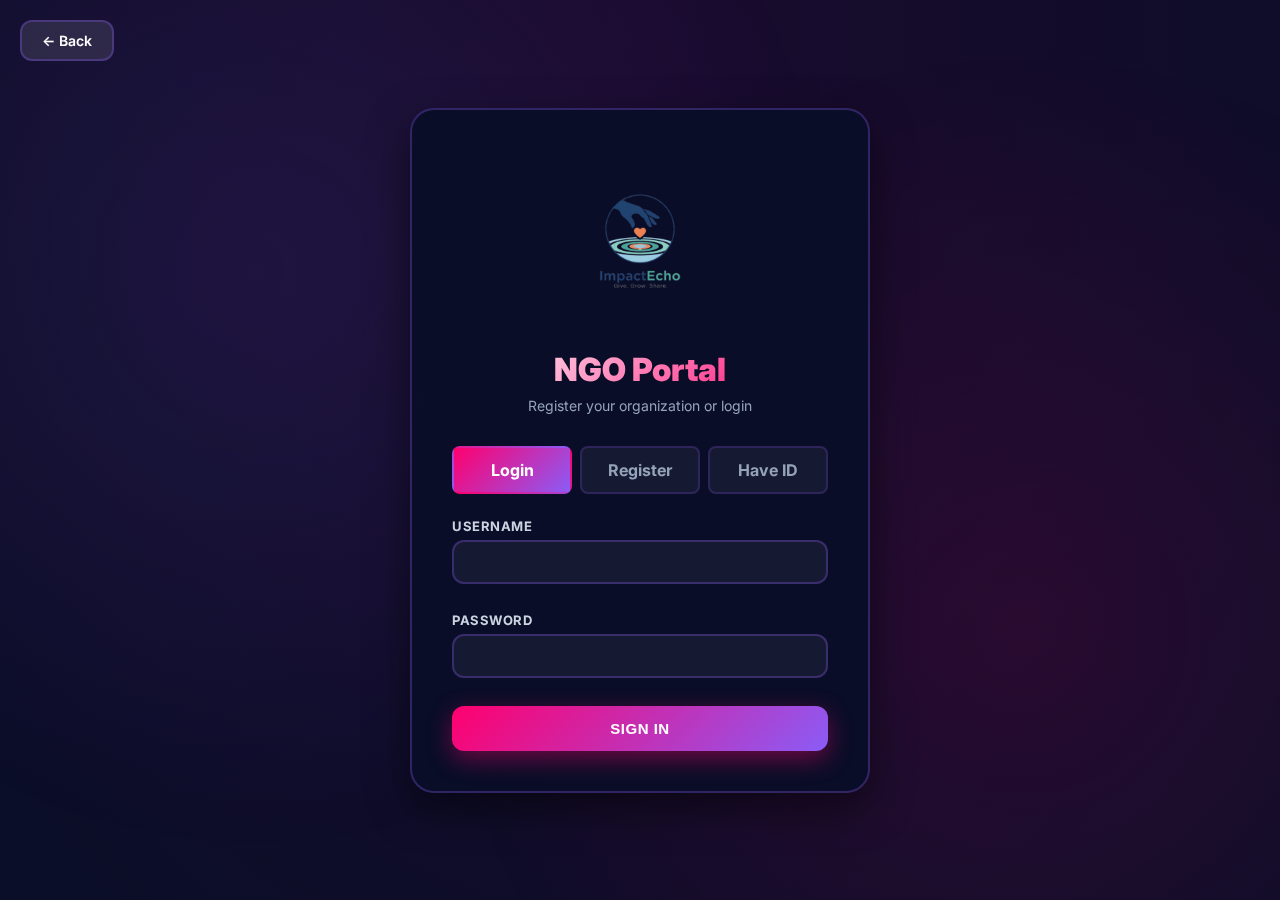
<file: templates/ngo_login.html>
<!doctype html>
<html>
<head>
<meta charset="utf-8"/>
<meta name="viewport" content="width=device-width, initial-scale=1.0">
<title>ImpactEcho — NGO Portal</title>
<link href="https://fonts.googleapis.com/css2?family=Inter:wght@400;600;800&display=swap" rel="stylesheet">
<style>
:root{--bg-dark:#0a0e27;--bg-purple:#1a0b2e;--neon-pink:#ff006e;--neon-purple:#8b5cf6;}
*{margin:0;padding:0;box-sizing:border-box;}
body{font-family:Inter,sans-serif;min-height:100vh;display:flex;align-items:center;justify-content:center;background:radial-gradient(ellipse at top,var(--bg-purple) 0%,var(--bg-dark) 100%);color:#fff;}
body::before{content:'';position:fixed;top:0;left:0;width:100%;height:100%;background:radial-gradient(circle at 20% 30%,rgba(139,92,246,0.12) 0%,transparent 50%),radial-gradient(circle at 80% 70%,rgba(255,0,110,0.12) 0%,transparent 50%);pointer-events:none;z-index:0;opacity:0.9;}
.back-btn{position:absolute;top:20px;left:20px;background:rgba(255,255,255,0.1);border:2px solid rgba(139,92,246,0.3);border-radius:12px;padding:10px 20px;color:white;font-size:14px;font-weight:600;cursor:pointer;transition:all 0.2s ease;z-index:100;text-decoration:none;}
.back-btn:hover{background:rgba(139,92,246,0.2);transform:translateX(-4px);}
.container{position:relative;z-index:1;width:100%;max-width:500px;padding:20px;}
.card{background:rgba(10,14,39,0.95);border-radius:24px;padding:40px;border:2px solid rgba(139,92,246,0.3);box-shadow:0 15px 40px rgba(0,0,0,0.5);}
.logo{font-size:48px;text-align:center;margin-bottom:16px;}
h1{font-size:32px;font-weight:900;margin-bottom:8px;text-align:center;background:linear-gradient(135deg,#fff 0%,var(--neon-pink) 100%);-webkit-background-clip:text;-webkit-text-fill-color:transparent;background-clip:text;}
.subtitle{text-align:center;color:#94a3b8;margin-bottom:32px;font-size:14px;}
.tabs{display:flex;gap:8px;margin-bottom:24px;}
.tab{flex:1;padding:12px;border-radius:8px;border:2px solid rgba(139,92,246,0.2);background:rgba(255,255,255,0.05);cursor:pointer;text-align:center;font-weight:700;color:#94a3b8;transition:all 0.2s;}
.tab.active{background:linear-gradient(135deg,var(--neon-pink),var(--neon-purple));color:white;border-color:transparent;}
.tab-content{display:none;}
.tab-content.active{display:block;}
label{display:block;font-size:13px;font-weight:700;color:#cbd5e1;margin-bottom:6px;text-transform:uppercase;letter-spacing:0.5px;margin-top:16px;}
input,textarea{width:100%;padding:12px 16px;border-radius:12px;border:2px solid rgba(139,92,246,0.3);background:rgba(255,255,255,0.05);color:white;font-size:14px;margin-bottom:12px;transition:all 0.2s;}
input:focus,textarea:focus{outline:none;border-color:var(--neon-purple);background:rgba(255,255,255,0.08);box-shadow:0 0 20px rgba(139,92,246,0.3);}
textarea{min-height:100px;resize:vertical;}
.file-upload{position:relative;display:inline-block;width:100%;margin-bottom:12px;}
.file-upload input[type=file]{position:absolute;left:-9999px;}
.file-label{display:block;padding:12px 16px;border-radius:12px;border:2px dashed rgba(139,92,246,0.3);background:rgba(255,255,255,0.05);color:#94a3b8;text-align:center;cursor:pointer;transition:all 0.2s;}
.file-label:hover{border-color:var(--neon-purple);background:rgba(139,92,246,0.1);}
.file-list{font-size:12px;color:#cbd5e1;margin-top:8px;}
.checkbox-container{display:flex;align-items:flex-start;gap:12px;margin:16px 0;}
.checkbox-container input[type=checkbox]{width:auto;margin:0;cursor:pointer;}
.checkbox-container label{margin:0;font-size:13px;text-transform:none;cursor:pointer;}
.btn{width:100%;background:linear-gradient(135deg,var(--neon-pink),var(--neon-purple));color:white;border:none;border-radius:12px;padding:14px;font-size:15px;font-weight:700;cursor:pointer;transition:all 0.2s;text-transform:uppercase;letter-spacing:0.5px;box-shadow:0 8px 25px rgba(255,0,110,0.4);margin-top:16px;}
.btn:hover{transform:translateY(-2px);box-shadow:0 12px 35px rgba(255,0,110,0.6);}
.btn:disabled{opacity:0.5;cursor:not-allowed;transform:none;}
.error,.success{padding:12px;border-radius:8px;margin-top:12px;font-size:13px;display:none;}
.error{background:rgba(239,68,68,0.1);border:2px solid rgba(239,68,68,0.3);color:#fca5a5;}
.error.show,.success.show{display:block;}
.success{background:rgba(34,197,94,0.1);border:2px solid rgba(34,197,94,0.3);color:#86efac;}
.link{color:var(--neon-blue);cursor:pointer;text-decoration:underline;font-size:13px;text-align:center;margin-top:12px;}

/* Responsive Design */
@media(max-width:768px){
.container{padding:15px;max-width:100%;}
.card{padding:30px 20px;border-radius:16px;}
h1{font-size:26px;}
.subtitle{font-size:13px;margin-bottom:24px;}
.tabs{gap:6px;flex-wrap:wrap;}
.tab{font-size:13px;padding:10px 8px;}
label{font-size:12px;}
input,textarea{padding:10px 14px;font-size:13px;}
.btn{padding:12px 24px;font-size:13px;}
.back-btn{font-size:13px;padding:8px 16px;}
}

@media(max-width:480px){
.logo{font-size:36px;margin-bottom:12px;}
h1{font-size:22px;}
.subtitle{font-size:12px;}
.card{padding:24px 16px;}
.tab{font-size:12px;padding:8px 6px;}
input,textarea{font-size:12px;padding:9px 12px;}
label{font-size:11px;}
.checkbox-container label{font-size:11px;}
.btn{padding:11px 20px;font-size:12px;}
.back-btn{top:10px;left:10px;padding:6px 12px;font-size:12px;}
}
</style>
</head>
<body>
<a href="/" class="back-btn">← Back</a>
<div class="container">
<div class="card">
<img src="/static/logo.png" alt="ImpactEcho Logo" style="width:180px;height:180px;object-fit:contain;margin:0 auto 20px;display:block;">
<h1>NGO Portal</h1>
<p class="subtitle">Register your organization or login</p>
<div class="tabs">
<div class="tab active" onclick="switchTab('login')">Login</div>
<div class="tab" onclick="switchTab('register')">Register</div>
<div class="tab" onclick="switchTab('existing')">Have ID</div>
</div>

<!-- LOGIN TAB -->
<div class="tab-content active" id="login-tab">
<form id="loginForm">
<label>Username</label>
<input type="text" id="login_username" required/>
<label>Password</label>
<input type="password" id="login_password" required/>
<button type="submit" class="btn">Sign In</button>
</form>
<div class="error" id="login_error"></div>
</div>

<!-- REGISTER TAB -->
<div class="tab-content" id="register-tab">
<form id="registerForm" enctype="multipart/form-data">
<label>Email *</label>
<input type="email" name="email" required/>
<label>Organization Name *</label>
<input type="text" name="org_name" required/>
<label>Responsible Person Name *</label>
<input type="text" name="person_name" required/>
<label>Contact Number *</label>
<input type="tel" name="contact" required/>
<label>Upload Certifications/Proofs (PDF, Images, Docs)</label>
<div class="file-upload">
<input type="file" id="files" name="files" multiple accept=".pdf,.png,.jpg,.jpeg,.doc,.docx"/>
<label for="files" class="file-label">📎 Click to upload files</label>
<div class="file-list" id="file-list"></div>
</div>
<div class="checkbox-container">
<input type="checkbox" id="terms" name="terms" required/>
<label for="terms">I agree to the Terms & Conditions and understand that my organization will be verified before approval.</label>
</div>
<button type="submit" class="btn">Register</button>
</form>
<div class="error" id="register_error"></div>
<div class="success" id="register_success"></div>
</div>

<!-- EXISTING ID TAB -->
<div class="tab-content" id="existing-tab">
<p style="margin-bottom:16px;font-size:14px;color:#94a3b8;">Already have a unique ID assigned by admin? Create your credentials here.</p>
<form id="existingForm">
<label>Unique ID</label>
<input type="text" id="unique_id" required placeholder="NGO12345678"/>
<button type="button" class="btn" onclick="checkId()">Check ID</button>
</form>
<div id="credentials-form" style="display:none;margin-top:20px;">
<p style="color:var(--neon-green);margin-bottom:12px;font-weight:700;">✓ ID Verified: <span id="org_name_display"></span></p>
<form id="createCredsForm">
<input type="hidden" id="cred_unique_id"/>
<label>Create Username</label>
<input type="text" id="cred_username" required/>
<label>Create Password</label>
<input type="password" id="cred_password" required/>
<button type="submit" class="btn">Create Credentials</button>
</form>
</div>
<div class="error" id="existing_error"></div>
<div class="success" id="existing_success"></div>
</div>

</div>
</div>

<script>
let currentTab='login';
function switchTab(tab){
currentTab=tab;
document.querySelectorAll('.tab').forEach(t=>t.classList.remove('active'));
event.target.classList.add('active');
document.querySelectorAll('.tab-content').forEach(c=>c.classList.remove('active'));
document.getElementById(tab+'-tab').classList.add('active');
}

// File upload preview
document.getElementById('files').addEventListener('change',function(){
const list=document.getElementById('file-list');
list.innerHTML='';
for(let i=0;i<this.files.length;i++){
list.innerHTML+=`📄 ${this.files[i].name}<br>`;
}
});

// Login
document.getElementById('loginForm').addEventListener('submit',async(e)=>{
e.preventDefault();
const error=document.getElementById('login_error');
error.classList.remove('show');
const btn=e.target.querySelector('button');
btn.disabled=true;
btn.textContent='Signing in...';
try{
const res=await fetch('/ngo-auth',{
method:'POST',
headers:{'Content-Type':'application/json'},
body:JSON.stringify({
username:document.getElementById('login_username').value,
password:document.getElementById('login_password').value
})
});
const data=await res.json();
if(data.success){
window.location.href=data.redirect;
}else{
error.textContent=data.error;
error.classList.add('show');
btn.disabled=false;
btn.textContent='Sign In';
}
}catch(err){
error.textContent='Connection error';
error.classList.add('show');
btn.disabled=false;
btn.textContent='Sign In';
}
});

// Register
document.getElementById('registerForm').addEventListener('submit',async(e)=>{
e.preventDefault();
const error=document.getElementById('register_error');
const success=document.getElementById('register_success');
error.classList.remove('show');
success.classList.remove('show');
const btn=e.target.querySelector('button');
btn.disabled=true;
btn.textContent='Submitting...';
const formData=new FormData(e.target);
try{
const res=await fetch('/ngo-register-submit',{method:'POST',body:formData});
const data=await res.json();
if(data.success){
success.textContent='✓ Registration submitted successfully! Our team will review and notify you via email.';
success.classList.add('show');
e.target.reset();
document.getElementById('file-list').innerHTML='';
}else{
error.textContent=data.error;
error.classList.add('show');
}
}catch(err){
error.textContent='Error: '+err.message;
error.classList.add('show');
}finally{
btn.disabled=false;
btn.textContent='Register';
}
});

// Check ID
async function checkId(){
const error=document.getElementById('existing_error');
const success=document.getElementById('existing_success');
error.classList.remove('show');
success.classList.remove('show');
const uniqueId=document.getElementById('unique_id').value.trim();
if(!uniqueId)return;
try{
const res=await fetch('/ngo-check-id',{
method:'POST',
headers:{'Content-Type':'application/json'},
body:JSON.stringify({unique_id:uniqueId})
});
const data=await res.json();
if(data.has_credentials){
error.textContent='Credentials already created for this ID. Please use Login tab.';
error.classList.add('show');
}else if(data.valid_id){
document.getElementById('credentials-form').style.display='block';
document.getElementById('org_name_display').textContent=data.org_name;
document.getElementById('cred_unique_id').value=uniqueId;
}
}catch(err){
error.textContent='Invalid or unapproved ID';
error.classList.add('show');
}
}

// Create credentials
document.getElementById('createCredsForm').addEventListener('submit',async(e)=>{
e.preventDefault();
const error=document.getElementById('existing_error');
const success=document.getElementById('existing_success');
error.classList.remove('show');
success.classList.remove('show');
const btn=e.target.querySelector('button');
btn.disabled=true;
btn.textContent='Creating...';
try{
const res=await fetch('/ngo-create-credentials',{
method:'POST',
headers:{'Content-Type':'application/json'},
body:JSON.stringify({
unique_id:document.getElementById('cred_unique_id').value,
username:document.getElementById('cred_username').value,
password:document.getElementById('cred_password').value
})
});
const data=await res.json();
if(data.success){
success.textContent='✓ Credentials created! Please use Login tab to sign in.';
success.classList.add('show');
setTimeout(()=>switchTab('login'),2000);
}else{
error.textContent=data.error;
error.classList.add('show');
}
}catch(err){
error.textContent='Error: '+err.message;
error.classList.add('show');
}finally{
btn.disabled=false;
btn.textContent='Create Credentials';
}
});
</script>
</body>
</html>
</file>
<file: style.css>
body {
    /* Similar dark background color from the image */
    background-color: #0d122b; 
    font-family: 'Segoe UI', Tahoma, Geneva, Verdana, sans-serif;
    display: flex;
    flex-direction: column;
    justify-content: center;
    align-items: center;
    min-height: 100vh;
    margin: 0;
    color: white; 
}

.header {
    width: 100%;
    text-align: center;
    position: absolute;
    top: 10vh; 
}

.logo {
    /* ImpactEcho Symbol/Name (Size remains large as requested previously) */
    font-size: 48px; 
    font-weight: bold;
    letter-spacing: 2px;
    color: white; 
    display: inline-block;
    padding-bottom: 5px;
    border-bottom: 3px solid #3f51b5; 
}

.form-container {
    background-color: white;
    /* INCREASED WIDTH */
    width: 480px; 
    /* INCREASED PADDING */
    padding: 55px; 
    border-radius: 12px; /* Slight increase in border radius for a softer look */
    box-shadow: 0 10px 30px rgba(0, 0, 0, 0.5); /* Slightly darker shadow */
    text-align: center;
    color: #333; 
    margin-top: 180px; 
    margin-bottom: 50px;
}

h2 {
    /* INCREASED HEADING SIZE */
    font-size: 36px; 
    font-weight: 600;
    margin-bottom: 10px;
}

.subtitle {
    margin-top: 0;
    margin-bottom: 35px; /* Increased margin for better separation */
    /* INCREASED SUBTITLE SIZE */
    font-size: 16px; 
    color: #555;
}

.form-group {
    text-align: left;
    margin-bottom: 25px; /* Increased space between input fields */
}

label {
    display: block;
    margin-bottom: 10px;
    /* INCREASED LABEL SIZE */
    font-size: 16px; 
    font-weight: 500;
}

input[type="text"] {
    width: 100%;
    /* INCREASED INPUT PADDING */
    padding: 15px; 
    border: 1px solid #ccc; /* Slightly lighter border */
    border-radius: 6px; 
    box-sizing: border-box; 
    /* INCREASED INPUT TEXT SIZE */
    font-size: 18px; 
    transition: border-color 0.3s;
}

input:focus {
    border-color: #007bff;
    outline: none;
}

.submit-button {
    background-color: #3f51b5;
    color: white;
    /* INCREASED BUTTON PADDING */
    padding: 15px 25px; 
    border: none;
    border-radius: 6px;
    cursor: pointer;
    width: 100%;
    /* INCREASED BUTTON TEXT SIZE */
    font-size: 18px; 
    font-weight: 600;
    margin-top: 20px; /* Increased top margin */
    transition: background-color 0.3s;
}

.submit-button:hover {
    background-color: #303f9f;
}
</file>
